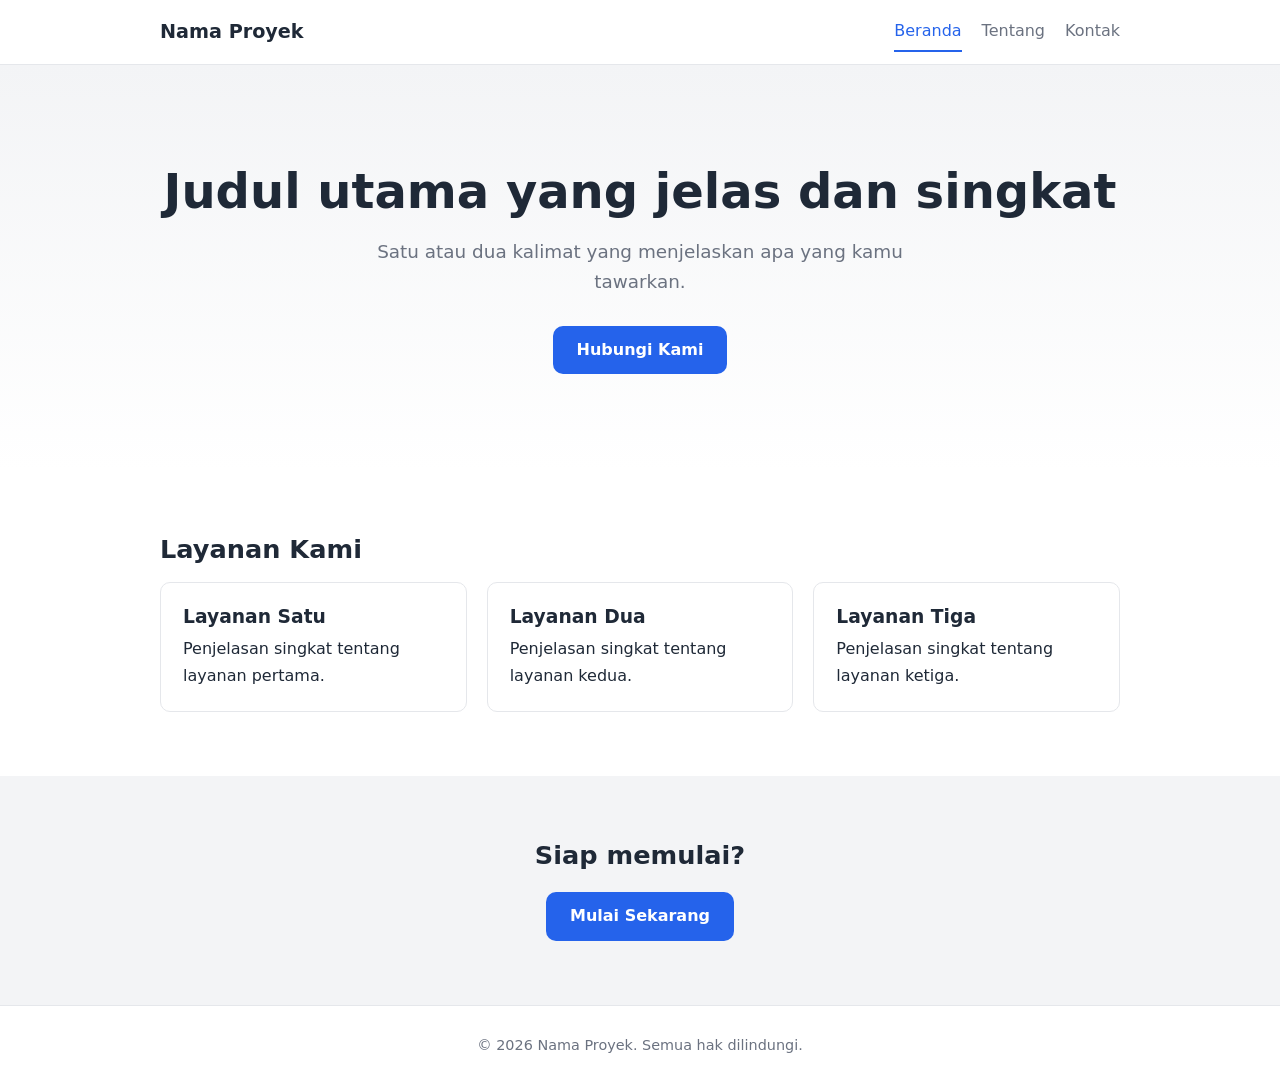
<file: index.html>
<!DOCTYPE html>
<html lang="id">
<head>
  <!-- ===== HEAD: metadata halaman (tidak tampil di layar, tapi penting) ===== -->
  <meta charset="UTF-8" />
  <meta name="viewport" content="width=device-width, initial-scale=1.0" />

  <!-- Judul tab browser & hasil Google. Ganti di SETIAP halaman (unik, < 60 karakter) -->
  <title>Beranda | Nama Proyek</title>

  <!-- Ringkasan untuk hasil pencarian Google (< 160 karakter, unik per halaman) -->
  <meta name="description" content="Deskripsi singkat tentang halaman ini untuk hasil pencarian." />

  <!-- Warna address bar di HP -->
  <meta name="theme-color" content="#2563eb" />

  <!-- Favicon (ikon di tab browser) -->
  <link rel="icon" href="assets/images/favicon.svg" type="image/svg+xml" />

  <!-- Open Graph: tampilan saat link dibagikan di WhatsApp/Instagram/LinkedIn -->
  <meta property="og:type" content="website" />
  <meta property="og:title" content="Beranda | Nama Proyek" />
  <meta property="og:description" content="Deskripsi singkat tentang halaman ini." />
  <meta property="og:image" content="assets/images/og-image.png" />
  <!-- Setelah punya domain, ganti dengan URL lengkap: https://domainmu.com/assets/images/og-image.png -->

  <!-- CSS -->
  <link rel="stylesheet" href="assets/css/style.css" />

  <!-- JS: "defer" = dimuat di latar belakang, dijalankan setelah HTML selesai dibaca -->
  <script src="assets/js/main.js" defer></script>
</head>
<body>

  <!-- Link lompat untuk pengguna keyboard / screen reader (aksesibilitas) -->
  <a class="skip-link" href="#konten">Lompat ke konten</a>

  <!-- ===== HEADER & NAVIGASI (disalin di semua halaman) ===== -->
  <header class="site-header">
    <div class="container header-inner">
      <a href="index.html" class="brand">Nama Proyek</a>

      <button class="nav-toggle" aria-label="Buka menu" aria-expanded="false" aria-controls="menu-utama">☰</button>

      <nav id="menu-utama" class="nav" aria-label="Navigasi utama">
        <a href="index.html" aria-current="page">Beranda</a>
        <a href="about.html">Tentang</a>
        <a href="contact.html">Kontak</a>
      </nav>
    </div>
  </header>

  <!-- ===== KONTEN UTAMA (satu <main> per halaman) ===== -->
  <main id="konten">

    <!-- Hero: bagian pertama yang dilihat pengunjung -->
    <section class="hero">
      <div class="container">
        <h1>Judul utama yang jelas dan singkat</h1>
        <p class="lead">Satu atau dua kalimat yang menjelaskan apa yang kamu tawarkan.</p>
        <a href="contact.html" class="btn">Hubungi Kami</a>
      </div>
    </section>

    <!-- Fitur / layanan: pola kartu berulang -->
    <section class="section">
      <div class="container">
        <h2>Layanan Kami</h2>
        <div class="grid">
          <article class="card">
            <h3>Layanan Satu</h3>
            <p>Penjelasan singkat tentang layanan pertama.</p>
          </article>
          <article class="card">
            <h3>Layanan Dua</h3>
            <p>Penjelasan singkat tentang layanan kedua.</p>
          </article>
          <article class="card">
            <h3>Layanan Tiga</h3>
            <p>Penjelasan singkat tentang layanan ketiga.</p>
          </article>
        </div>
      </div>
    </section>

    <!-- Call to action sebelum footer -->
    <section class="section section-alt cta">
      <div class="container">
        <h2>Siap memulai?</h2>
        <a href="contact.html" class="btn">Mulai Sekarang</a>
      </div>
    </section>

  </main>

  <!-- ===== FOOTER (disalin di semua halaman) ===== -->
  <footer class="site-footer">
    <div class="container">
      <p>&copy; <span id="tahun">2026</span> Nama Proyek. Semua hak dilindungi.</p>
    </div>
  </footer>

</body>
</html>
</file>
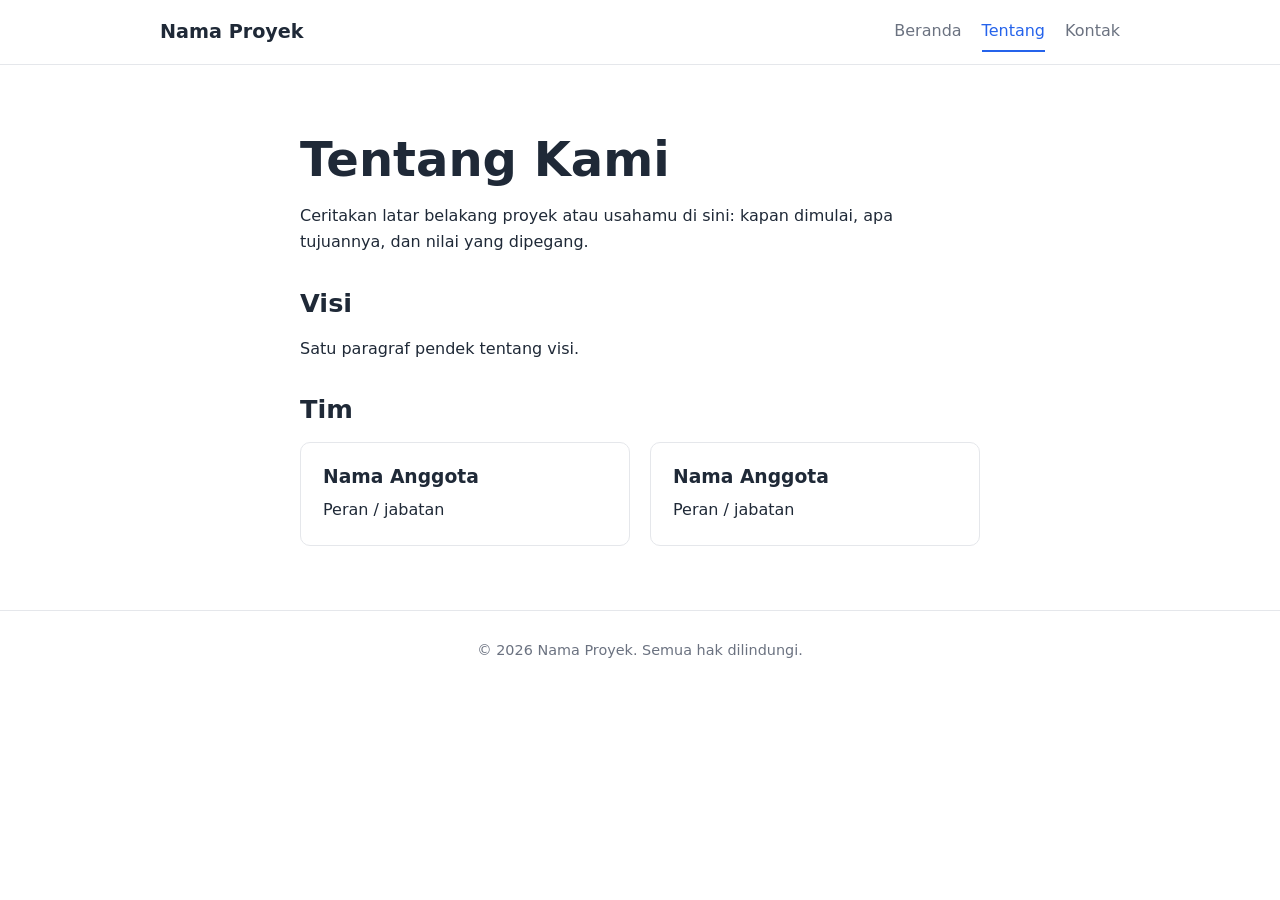
<file: about.html>
<!DOCTYPE html>
<html lang="id">
<head>
  <meta charset="UTF-8" />
  <meta name="viewport" content="width=device-width, initial-scale=1.0" />
  <title>Tentang | Nama Proyek</title>
  <meta name="description" content="Cerita singkat tentang Nama Proyek dan tim di baliknya." />
  <meta name="theme-color" content="#2563eb" />
  <link rel="icon" href="assets/images/favicon.svg" type="image/svg+xml" />
  <meta property="og:type" content="website" />
  <meta property="og:title" content="Tentang | Nama Proyek" />
  <meta property="og:description" content="Cerita singkat tentang Nama Proyek dan tim di baliknya." />
  <meta property="og:image" content="assets/images/og-image.png" />
  <link rel="stylesheet" href="assets/css/style.css" />
  <script src="assets/js/main.js" defer></script>
</head>
<body>
  <a class="skip-link" href="#konten">Lompat ke konten</a>

  <header class="site-header">
    <div class="container header-inner">
      <a href="index.html" class="brand">Nama Proyek</a>
      <button class="nav-toggle" aria-label="Buka menu" aria-expanded="false" aria-controls="menu-utama">☰</button>
      <nav id="menu-utama" class="nav" aria-label="Navigasi utama">
        <a href="index.html">Beranda</a>
        <a href="about.html" aria-current="page">Tentang</a>
        <a href="contact.html">Kontak</a>
      </nav>
    </div>
  </header>

  <main id="konten">
    <section class="section">
      <div class="container prose">
        <h1>Tentang Kami</h1>
        <p>Ceritakan latar belakang proyek atau usahamu di sini: kapan dimulai, apa tujuannya, dan nilai yang dipegang.</p>

        <h2>Visi</h2>
        <p>Satu paragraf pendek tentang visi.</p>

        <h2>Tim</h2>
        <div class="grid">
          <article class="card">
            <!-- Taruh foto di assets/images/, lalu ganti src. Selalu isi alt. -->
            <h3>Nama Anggota</h3>
            <p>Peran / jabatan</p>
          </article>
          <article class="card">
            <h3>Nama Anggota</h3>
            <p>Peran / jabatan</p>
          </article>
        </div>
      </div>
    </section>
  </main>

  <footer class="site-footer">
    <div class="container">
      <p>&copy; <span id="tahun">2026</span> Nama Proyek. Semua hak dilindungi.</p>
    </div>
  </footer>
</body>
</html>
</file>
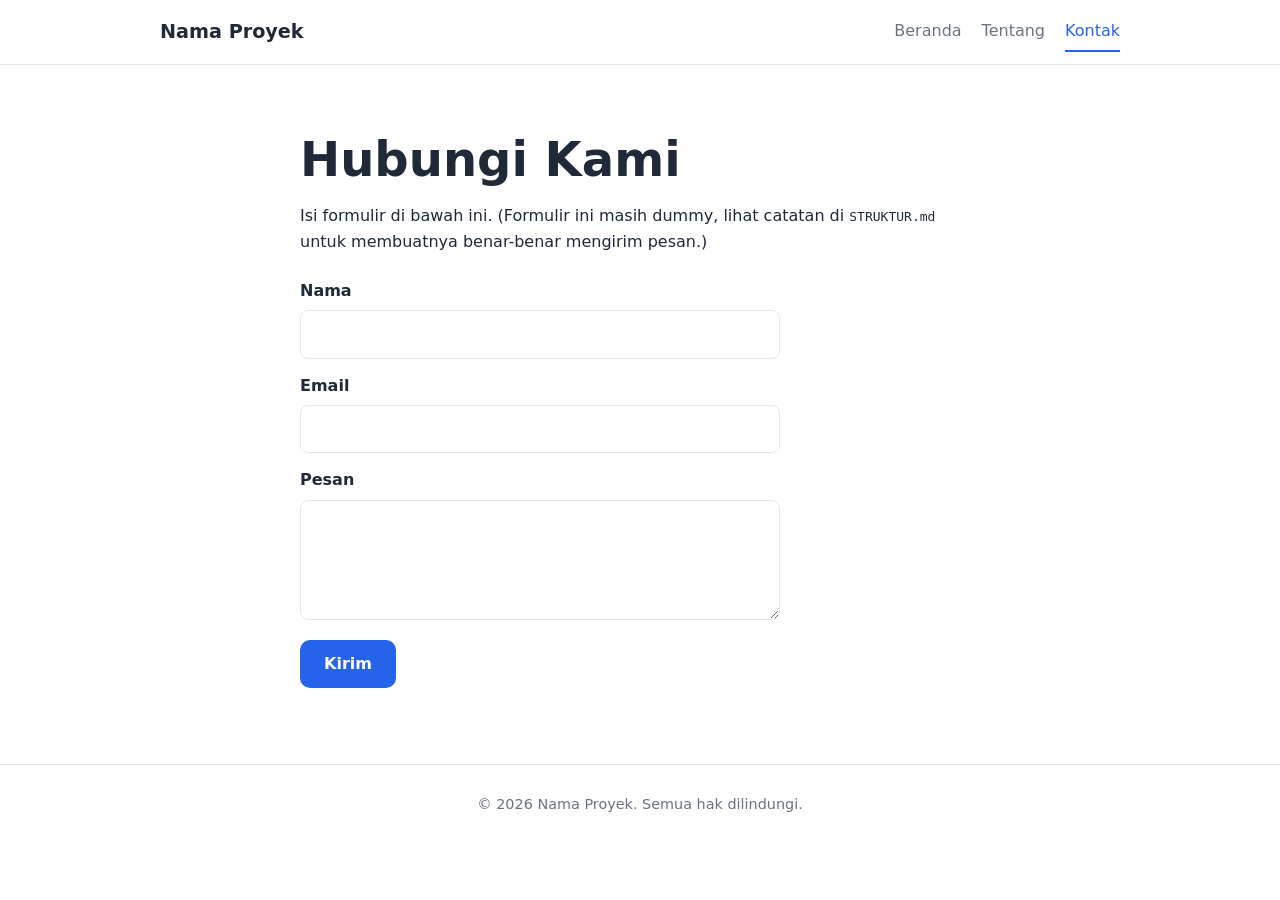
<file: contact.html>
<!DOCTYPE html>
<html lang="id">
<head>
  <meta charset="UTF-8" />
  <meta name="viewport" content="width=device-width, initial-scale=1.0" />
  <title>Kontak | Nama Proyek</title>
  <meta name="description" content="Hubungi Nama Proyek lewat formulir atau kontak langsung." />
  <meta name="theme-color" content="#2563eb" />
  <link rel="icon" href="assets/images/favicon.svg" type="image/svg+xml" />
  <meta property="og:type" content="website" />
  <meta property="og:title" content="Kontak | Nama Proyek" />
  <meta property="og:description" content="Hubungi Nama Proyek lewat formulir atau kontak langsung." />
  <meta property="og:image" content="assets/images/og-image.png" />
  <link rel="stylesheet" href="assets/css/style.css" />
  <script src="assets/js/main.js" defer></script>
</head>
<body>
  <a class="skip-link" href="#konten">Lompat ke konten</a>

  <header class="site-header">
    <div class="container header-inner">
      <a href="index.html" class="brand">Nama Proyek</a>
      <button class="nav-toggle" aria-label="Buka menu" aria-expanded="false" aria-controls="menu-utama">☰</button>
      <nav id="menu-utama" class="nav" aria-label="Navigasi utama">
        <a href="index.html">Beranda</a>
        <a href="about.html">Tentang</a>
        <a href="contact.html" aria-current="page">Kontak</a>
      </nav>
    </div>
  </header>

  <main id="konten">
    <section class="section">
      <div class="container prose">
        <h1>Hubungi Kami</h1>
        <p>Isi formulir di bawah ini. (Formulir ini masih dummy, lihat catatan di <code>STRUKTUR.md</code> untuk membuatnya benar-benar mengirim pesan.)</p>

        <!-- Setiap input punya <label> yang terhubung lewat for/id: penting untuk aksesibilitas -->
        <form id="form-kontak" class="form">
          <label for="nama">Nama</label>
          <input type="text" id="nama" name="nama" required />

          <label for="email">Email</label>
          <input type="email" id="email" name="email" required />

          <label for="pesan">Pesan</label>
          <textarea id="pesan" name="pesan" required></textarea>

          <button type="submit" class="btn">Kirim</button>
        </form>
        <p id="status-form" role="status"></p>
      </div>
    </section>
  </main>

  <footer class="site-footer">
    <div class="container">
      <p>&copy; <span id="tahun">2026</span> Nama Proyek. Semua hak dilindungi.</p>
    </div>
  </footer>
</body>
</html>
</file>
<file: assets/css/style.css>
/* =====================================================
   STYLE.CSS - urutan dari umum ke spesifik:
   1. Variabel (warna, ukuran)   4. Komponen (tombol, kartu, form)
   2. Reset & dasar              5. Halaman/bagian khusus
   3. Layout (container, grid)   6. Responsif (media query)
   ===================================================== */

/* ---------- 1. VARIABEL: ubah di sini untuk mengganti tema ---------- */
:root {
  --warna-utama: #2563eb;
  --warna-utama-gelap: #1e40af;
  --warna-teks: #1f2937;
  --warna-teks-redup: #6b7280;
  --warna-latar: #ffffff;
  --warna-latar-alt: #f3f4f6;
  --warna-garis: #e5e7eb;

  --radius: 10px;
  --lebar-maks: 1000px;
  --font: system-ui, -apple-system, "Segoe UI", Roboto, sans-serif;
}

/* ---------- 2. RESET & DASAR ---------- */
*, *::before, *::after { box-sizing: border-box; }
* { margin: 0; }

html { scroll-behavior: smooth; }

body {
  font-family: var(--font);
  color: var(--warna-teks);
  background: var(--warna-latar);
  line-height: 1.65;
}

img { max-width: 100%; height: auto; display: block; }
a { color: var(--warna-utama); }
h1, h2, h3 { line-height: 1.25; }
h1 { font-size: clamp(2rem, 5vw, 3rem); }
h2 { font-size: 1.6rem; margin-bottom: 16px; }

/* Aksesibilitas: link lompat, tampil hanya saat difokus keyboard */
.skip-link {
  position: absolute;
  left: -999px;
  top: 8px;
  background: var(--warna-utama);
  color: #fff;
  padding: 8px 14px;
  border-radius: 6px;
}
.skip-link:focus { left: 8px; z-index: 100; }

:focus-visible { outline: 3px solid var(--warna-utama); outline-offset: 2px; }

/* ---------- 3. LAYOUT ---------- */
.container {
  width: 100%;
  max-width: var(--lebar-maks);
  margin: 0 auto;
  padding: 0 20px;
}

.section { padding: 64px 0; }
.section-alt { background: var(--warna-latar-alt); }

.grid {
  display: grid;
  grid-template-columns: repeat(auto-fit, minmax(240px, 1fr));
  gap: 20px;
}

/* Teks panjang: lebar dibatasi agar nyaman dibaca */
.prose { max-width: 720px; }
.prose > * + * { margin-top: 14px; }
.prose h2 { margin-top: 32px; }

/* ---------- HEADER & NAVIGASI ---------- */
.site-header {
  position: sticky;
  top: 0;
  z-index: 50;
  background: var(--warna-latar);
  border-bottom: 1px solid var(--warna-garis);
}
.header-inner {
  display: flex;
  align-items: center;
  justify-content: space-between;
  min-height: 64px;
}
.brand {
  font-weight: 700;
  font-size: 1.2rem;
  text-decoration: none;
  color: var(--warna-teks);
}
.nav { display: flex; gap: 20px; }
.nav a {
  text-decoration: none;
  color: var(--warna-teks-redup);
  padding: 6px 0;
  border-bottom: 2px solid transparent;
}
.nav a:hover,
.nav a[aria-current="page"] {
  color: var(--warna-utama);
  border-bottom-color: var(--warna-utama);
}
.nav-toggle {
  display: none;               /* hanya muncul di layar kecil */
  background: none;
  border: 1px solid var(--warna-garis);
  border-radius: 8px;
  font-size: 1.3rem;
  padding: 4px 10px;
  cursor: pointer;
}

/* ---------- 4. KOMPONEN ---------- */
.btn {
  display: inline-block;
  background: var(--warna-utama);
  color: #fff;
  padding: 11px 24px;
  border: none;
  border-radius: var(--radius);
  font: inherit;
  font-weight: 600;
  text-decoration: none;
  cursor: pointer;
  transition: background 0.2s;
}
.btn:hover { background: var(--warna-utama-gelap); }

.card {
  background: var(--warna-latar);
  border: 1px solid var(--warna-garis);
  border-radius: var(--radius);
  padding: 22px;
}
.card h3 { margin-bottom: 8px; }

.form { display: flex; flex-direction: column; gap: 6px; max-width: 480px; }
.form label { font-weight: 600; margin-top: 8px; }
.form input,
.form textarea {
  font: inherit;
  padding: 10px 12px;
  border: 1px solid var(--warna-garis);
  border-radius: 8px;
}
.form textarea { min-height: 120px; resize: vertical; }
.form .btn { margin-top: 14px; align-self: flex-start; }
#status-form { margin-top: 12px; font-weight: 600; color: #15803d; }

/* ---------- 5. BAGIAN KHUSUS ---------- */
.hero {
  padding: 96px 0;
  background: linear-gradient(180deg, var(--warna-latar-alt), var(--warna-latar));
  text-align: center;
}
.hero .lead {
  max-width: 560px;
  margin: 16px auto 28px;
  color: var(--warna-teks-redup);
  font-size: 1.15rem;
}

.cta { text-align: center; }
.cta h2 { margin-bottom: 20px; }

.site-footer {
  border-top: 1px solid var(--warna-garis);
  padding: 28px 0;
  text-align: center;
  color: var(--warna-teks-redup);
  font-size: 0.9rem;
}

/* ---------- 6. RESPONSIF (layar <= 640px, mis. HP) ---------- */
@media (max-width: 640px) {
  .nav-toggle { display: block; }

  .nav {
    display: none;             /* disembunyikan, dibuka lewat JS */
    position: absolute;
    top: 64px;
    left: 0;
    right: 0;
    flex-direction: column;
    gap: 0;
    background: var(--warna-latar);
    border-bottom: 1px solid var(--warna-garis);
    padding: 8px 20px 16px;
  }
  .nav.terbuka { display: flex; }

  .hero { padding: 64px 0; }
  .section { padding: 44px 0; }
}
</file>
